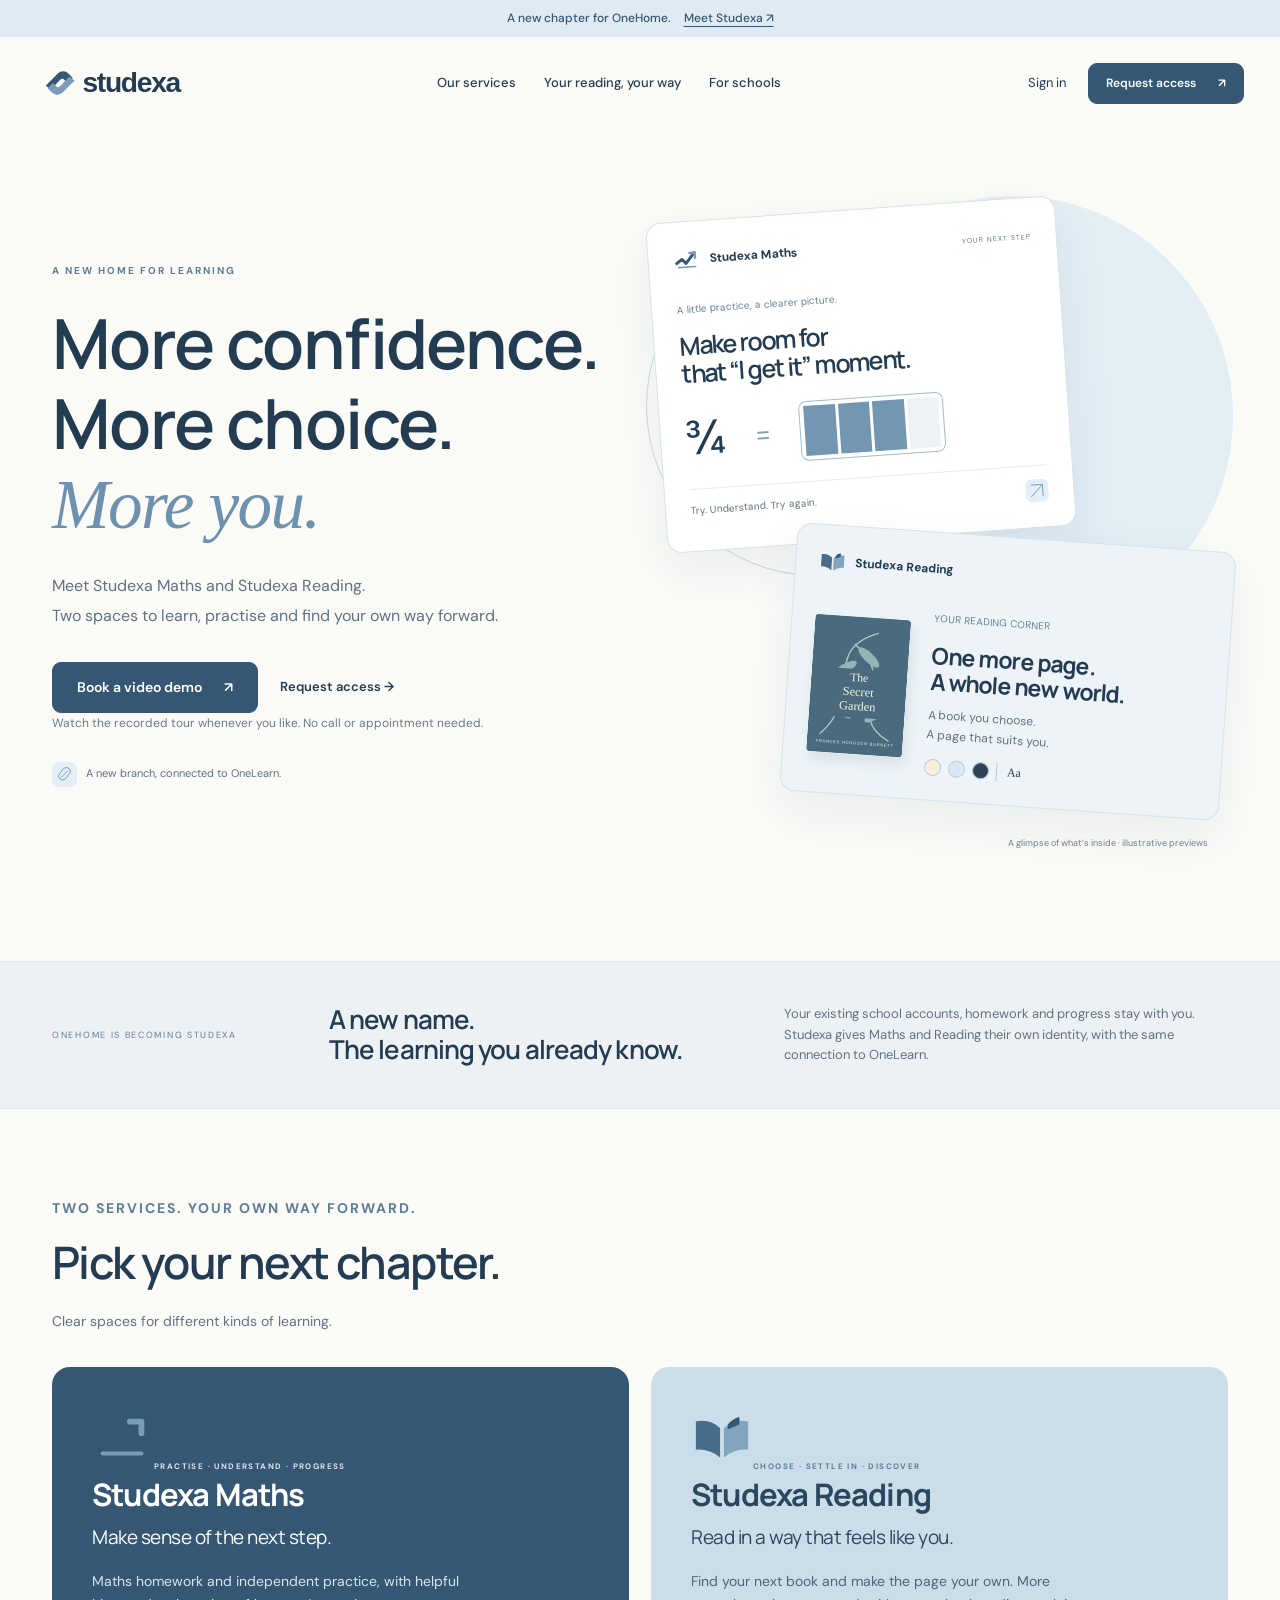
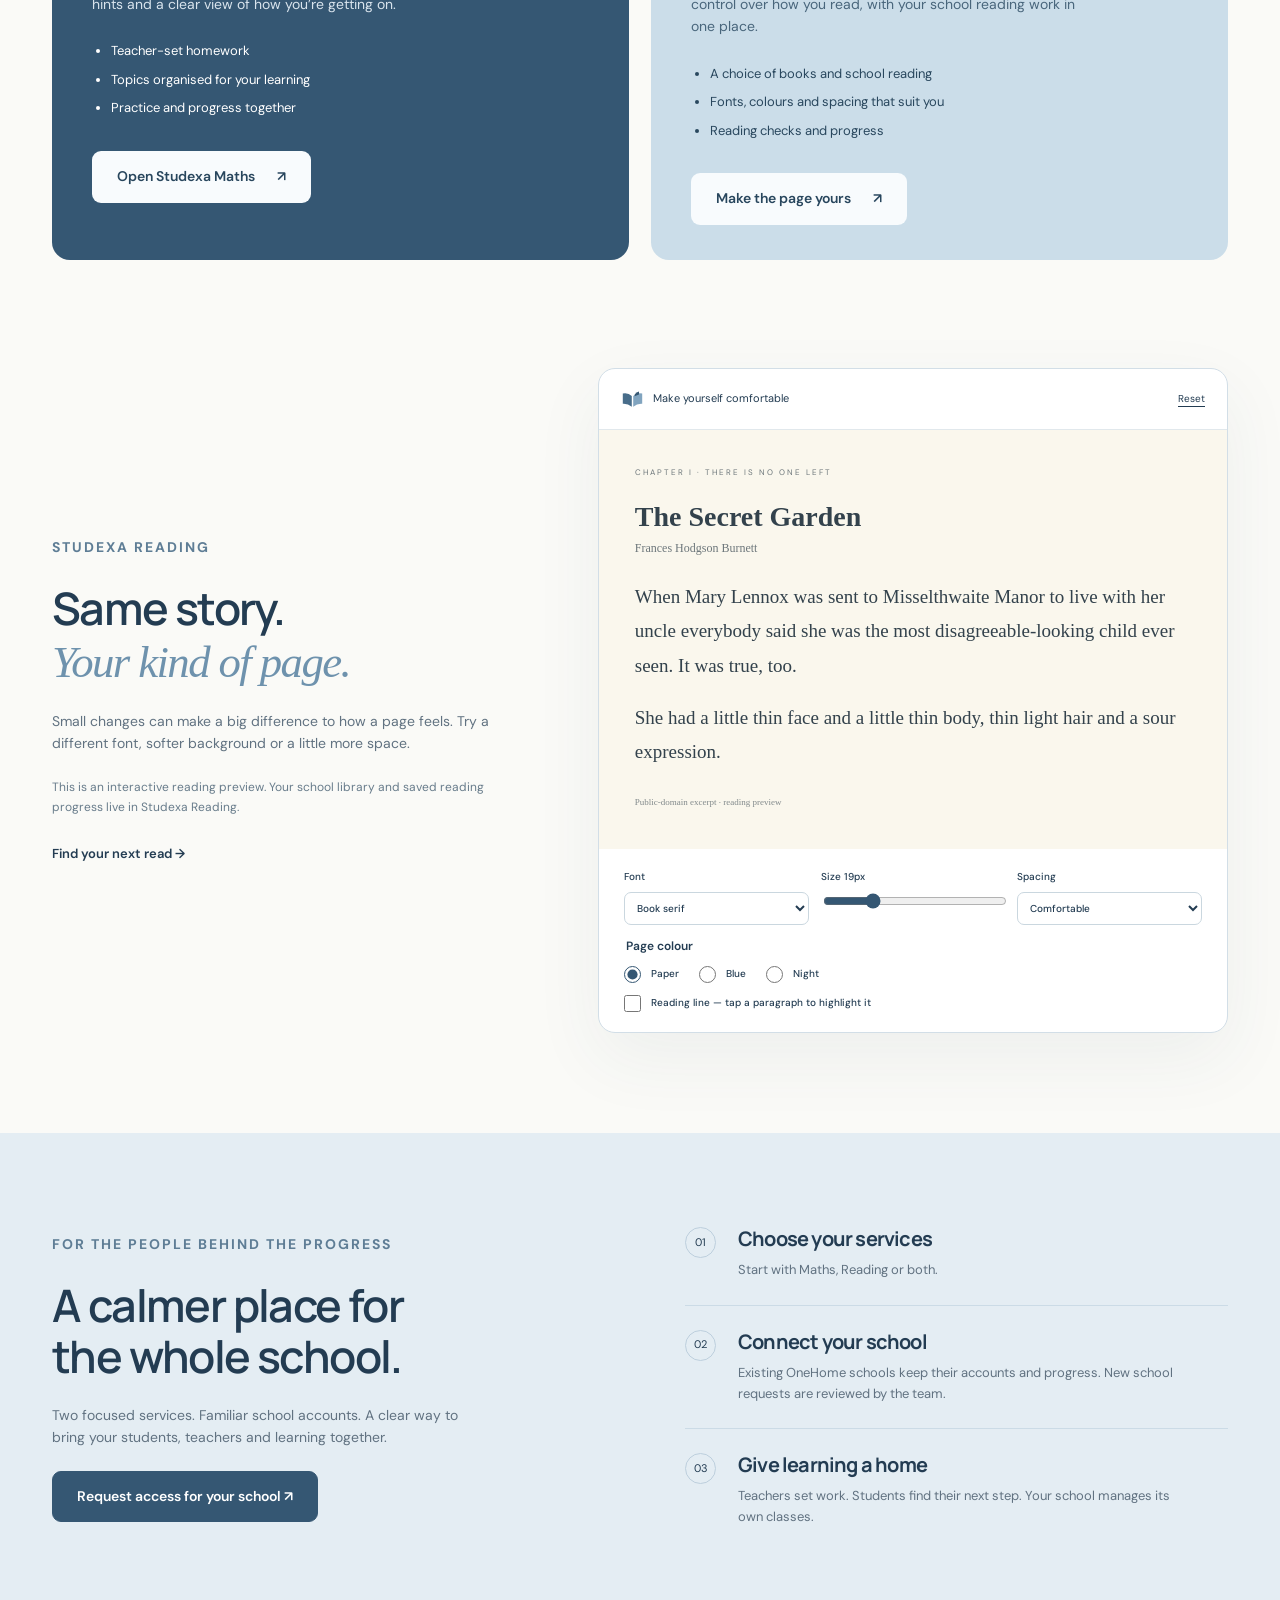
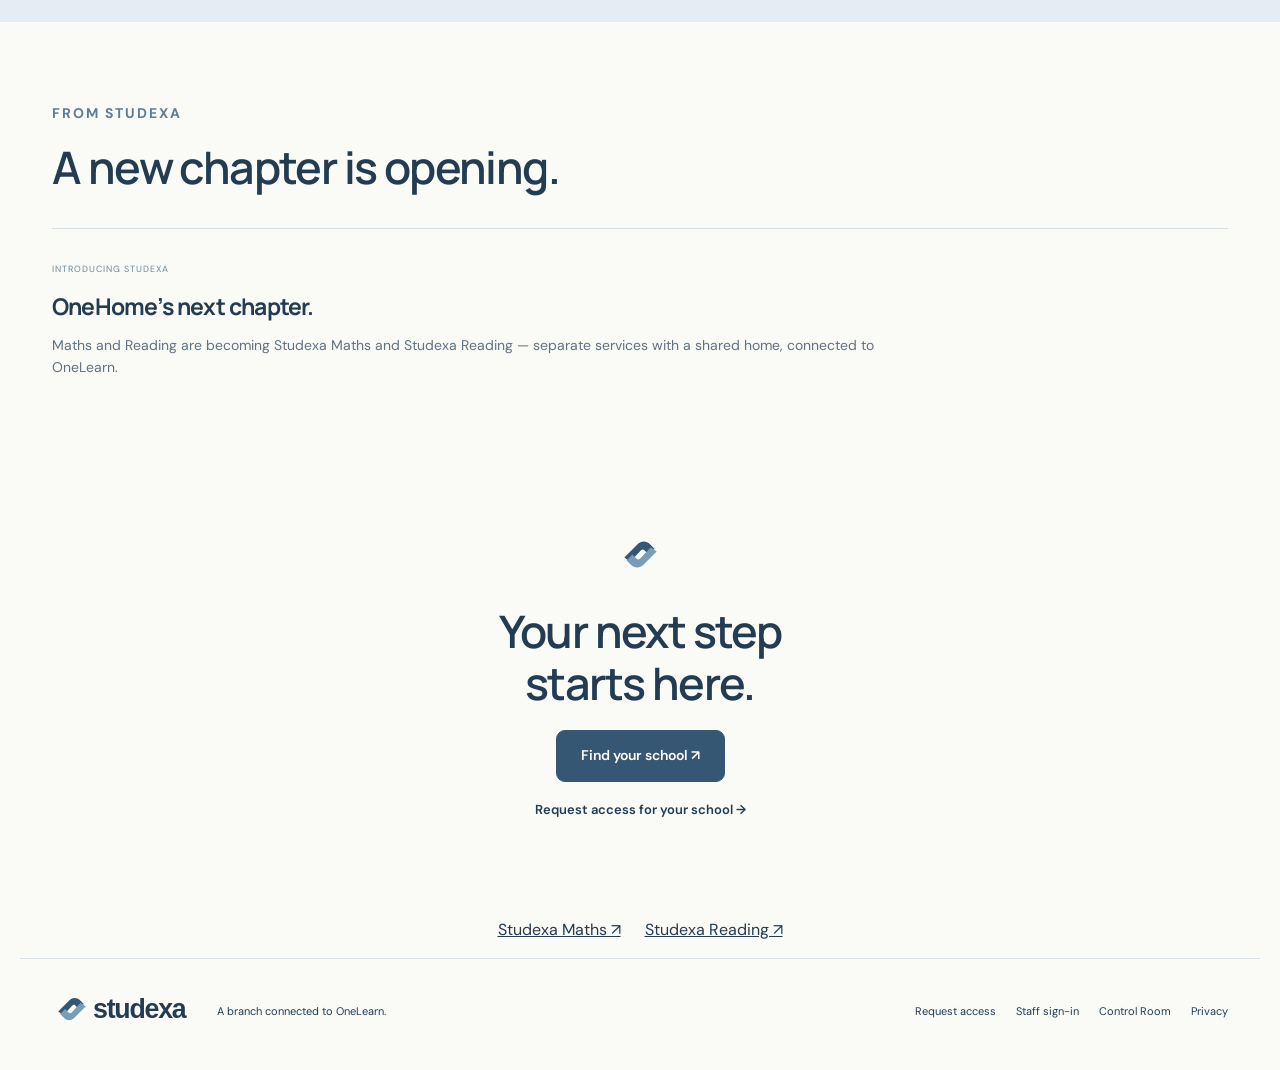
<file: index.html>
<!doctype html>
<html lang="en-GB"><head><meta charset="utf-8"><meta name="viewport" content="width=device-width,initial-scale=1"><meta name="description" content="Meet Studexa Maths and Studexa Reading. A new home for your learning, connected to OneLearn."><title>Studexa · A little more possibility</title><link rel="icon" href="studexa-mark.svg"><link rel="stylesheet" href="styles.css?v=1"></head>
<body><a class="skip" href="#main">Skip to content</a><div class="announcement">A new chapter for OneHome. <a href="#our-story">Meet Studexa <span aria-hidden="true">↗</span></a></div>
<header class="header"><a href="index.html" class="brand" aria-label="Studexa home"><img src="studexa-logo.svg" alt="Studexa" width="154" height="42"></a><button id="menu" class="mobile ghost" aria-expanded="false" aria-controls="navigation">Menu</button><nav id="navigation"><a href="#services">Our services</a><a href="#reading">Your reading, your way</a><a href="#schools">For schools</a></nav><div class="header-actions"><a class="signin" href="#signin">Sign in</a><a class="button small" href="#request-access">Request access <span aria-hidden="true">↗</span></a></div></header>
<main id="main">
<section class="hero wrap"><div class="hero-copy"><p class="eyebrow">A NEW HOME FOR LEARNING</p><h1>More confidence.<br>More choice.<br><em>More you.</em></h1><p class="lead">Meet Studexa Maths and Studexa Reading.<br>Two spaces to learn, practise and find your own way forward.</p><div class="actions"><a class="button" href="#video-demo">Book a video demo <span aria-hidden="true">↗</span></a><a class="text-link" href="#request-access">Request access →</a></div><p class="fine">Watch the recorded tour whenever you like. No call or appointment needed.</p><p class="connection"><img src="connected.svg" alt="">A new branch, connected to OneLearn.</p></div>
<div class="hero-scene" aria-label="Illustrative previews of the two Studexa services"><div class="orbit orbit-one"></div><div class="orbit orbit-two"></div><article class="mini maths-mini"><div class="mini-header"><img src="maths.svg" alt=""><b>Studexa Maths</b><span>YOUR NEXT STEP</span></div><span class="mini-tag">A little practice, a clearer picture.</span><h2>Make room for<br>that “I get it” moment.</h2><div class="equation"><span>¾</span><span class="operator">=</span><div class="fraction-art" aria-label="Three of four equal parts shaded"><i></i><i></i><i></i><i></i></div></div><p class="mini-bottom">Try. Understand. Try again.<img src="arrow.svg" alt=""></p></article>
<article class="mini reading-mini"><div class="mini-header"><img src="reading.svg" alt=""><b>Studexa Reading</b></div><div class="reading-mini-content"><img src="book-cover.svg" class="cover" alt="Illustrative cover for The Secret Garden"><div><span class="mini-tag">YOUR READING CORNER</span><h3>One more page.<br>A whole new world.</h3><p>A book you choose.<br>A page that suits you.</p><div class="swatches" aria-hidden="true"><i></i><i></i><i></i><span>Aa</span></div></div></div></article><span class="scene-caption">A glimpse of what’s inside · illustrative previews</span></div></section>
<section class="transition-band" id="our-story"><div class="wrap"><p>ONEHOME IS BECOMING STUDEXA</p><h2>A new name.<br>The learning you already know.</h2><p>Your existing school accounts, homework and progress stay with you. Studexa gives Maths and Reading their own identity, with the same connection to OneLearn.</p></div></section>
<section class="wrap services" id="services"><div class="section-title"><p class="eyebrow">TWO SERVICES. YOUR OWN WAY FORWARD.</p><h2>Pick your next chapter.</h2><p>Clear spaces for different kinds of learning.</p></div><div class="service-pair"><article class="service maths-service"><img class="service-icon" src="maths.svg" alt=""><span class="eyebrow">PRACTISE · UNDERSTAND · PROGRESS</span><h3>Studexa Maths<span>Make sense of the next step.</span></h3><p>Maths homework and independent practice, with helpful hints and a clear view of how you’re getting on.</p><ul><li>Teacher-set homework</li><li>Topics organised for your learning</li><li>Practice and progress together</li></ul><a href="#find-school" data-product="maths" class="button light">Open Studexa Maths <span>↗</span></a></article><article class="service reading-service"><img class="service-icon" src="reading.svg" alt=""><span class="eyebrow">CHOOSE · SETTLE IN · DISCOVER</span><h3>Studexa Reading<span>Read in a way that feels like you.</span></h3><p>Find your next book and make the page your own. More control over how you read, with your school reading work in one place.</p><ul><li>A choice of books and school reading</li><li>Fonts, colours and spacing that suit you</li><li>Reading checks and progress</li></ul><a href="#reading" class="button light">Make the page yours <span>↗</span></a></article></div></section>
<section class="reading-lab wrap" id="reading"><div class="reading-intro"><p class="eyebrow">STUDEXA READING</p><h2>Same story.<br><em>Your kind of page.</em></h2><p>Small changes can make a big difference to how a page feels. Try a different font, softer background or a little more space.</p><p class="fine">This is an interactive reading preview. Your school library and saved reading progress live in Studexa Reading.</p><a href="#find-school" data-product="reading" class="text-link">Find your next read →</a></div><div class="reading-demo"><div class="reader-toolbar"><span><img src="reading.svg" alt=""> Make yourself comfortable</span><button id="reader-reset" class="ghost small">Reset</button></div><article id="reading-page"><p class="chapter">CHAPTER I · THERE IS NO ONE LEFT</p><h3>The Secret Garden</h3><p class="author">Frances Hodgson Burnett</p><div id="excerpt"><p>When Mary Lennox was sent to Misselthwaite Manor to live with her uncle everybody said she was the most disagreeable-looking child ever seen. It was true, too.</p><p>She had a little thin face and a little thin body, thin light hair and a sour expression.</p></div><small>Public-domain excerpt · reading preview</small></article><form id="reader-options"><label>Font<select name="font"><option value="Georgia,serif">Book serif</option><option value="Arial,sans-serif">Clear sans serif</option><option value="Verdana,sans-serif">Verdana</option></select></label><label>Size <output id="size-value">19px</output><input name="size" type="range" min="16" max="28" value="19"></label><label>Spacing<select name="spacing"><option value="1.8">Comfortable</option><option value="2.2">More space</option><option value="2.6">Extra space</option></select></label><fieldset><legend>Page colour</legend><label><input type="radio" name="colour" value="paper" checked>Paper</label><label><input type="radio" name="colour" value="blue">Blue</label><label><input type="radio" name="colour" value="night">Night</label></fieldset><label class="check"><input name="guide" type="checkbox">Reading line — tap a paragraph to highlight it</label></form></div></section>
<section class="school-section" id="schools"><div class="wrap school-grid"><div><p class="eyebrow">FOR THE PEOPLE BEHIND THE PROGRESS</p><h2>A calmer place for<br>the whole school.</h2><p>Two focused services. Familiar school accounts. A clear way to bring your students, teachers and learning together.</p><a href="#request-access" class="button">Request access for your school ↗</a></div><ol class="school-steps"><li><span>01</span><div><h3>Choose your services</h3><p>Start with Maths, Reading or both.</p></div></li><li><span>02</span><div><h3>Connect your school</h3><p>Existing OneHome schools keep their accounts and progress. New school requests are reviewed by the team.</p></div></li><li><span>03</span><div><h3>Give learning a home</h3><p>Teachers set work. Students find their next step. Your school manages its own classes.</p></div></li></ol></div></section>
<section class="wrap updates"><div class="section-title"><p class="eyebrow">FROM STUDEXA</p><h2>A new chapter is opening.</h2></div><div id="news"><article class="launch-note"><span>INTRODUCING STUDEXA</span><h3>OneHome’s next chapter.</h3><p>Maths and Reading are becoming Studexa Maths and Studexa Reading — separate services with a shared home, connected to OneLearn.</p></article></div></section>
<section class="last-call wrap"><img src="studexa-mark.svg" alt=""><h2>Your next step<br>starts here.</h2><a href="#find-school" class="button">Find your school ↗</a><a href="#request-access" class="text-link">Request access for your school →</a></section>
</main><nav aria-label="Studexa learning websites" style="display:flex;flex-wrap:wrap;justify-content:center;gap:1.5rem;padding:1rem"><a data-sx-service href="https://studexa-learning.github.io/Studexa-Maths/">Studexa Maths ↗</a><a data-sx-service href="https://studexa-learning.github.io/Studexa-Reading/">Studexa Reading ↗</a></nav><footer class="wrap footer"><a href="index.html"><img src="studexa-logo.svg" alt="Studexa" width="140"></a><span>A branch connected to <a id="onelearn-link" href="https://onelearnsystem.github.io/OneLearn/">OneLearn</a>.</span><nav><a href="#request-access">Request access</a><a href="#signin">Staff sign-in</a><a href="control-room.html">Control Room</a><a href="#privacy">Privacy</a></nav></footer>
<dialog id="panel" aria-labelledby="panel-title"><button id="close-panel" class="close ghost" aria-label="Close dialog">×</button><div id="panel-content"></div></dialog><div id="toast" role="status" aria-live="polite"></div><script src="service-links.js"></script><script src="config.js?v=links1"></script><script type="module" src="app.mjs?v=2"></script></body></html>
</file>
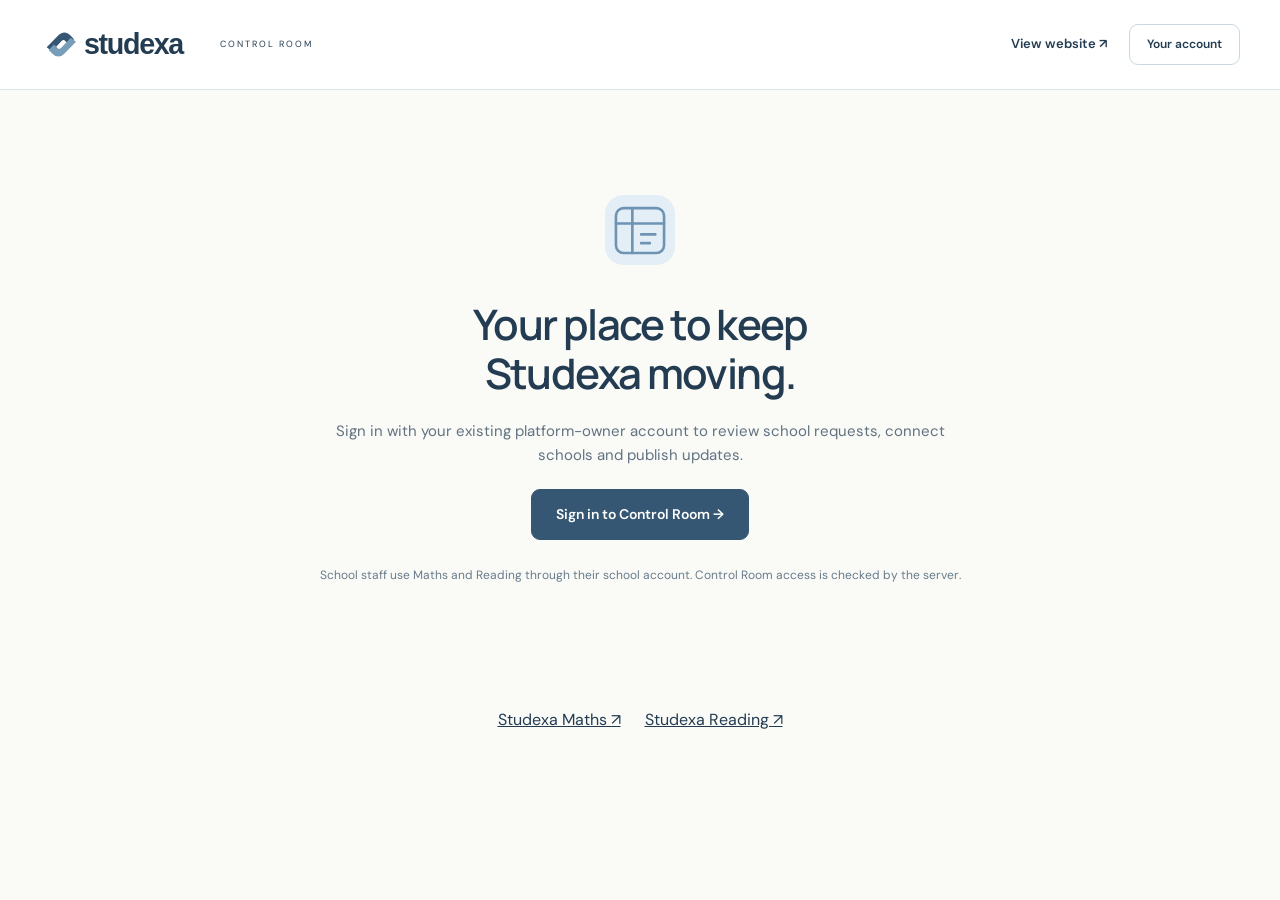
<file: control-room.html>
<!doctype html><html lang="en-GB"><head><meta charset="utf-8"><meta name="viewport" content="width=device-width,initial-scale=1"><meta name="robots" content="noindex"><title>Studexa · Control Room</title><link rel="icon" href="studexa-mark.svg"><link rel="stylesheet" href="styles.css?v=1"></head><body data-control="true"><a class="skip" href="#main">Skip to content</a><header class="control-header"><a class="brand" href="index.html"><img src="studexa-logo.svg" alt="Studexa" width="150"></a><span>CONTROL ROOM</span><div class="actions"><a href="index.html" class="text-link">View website ↗</a><a href="#signin" class="button small secondary">Your account</a></div></header><main id="main" class="control-wrap"><div id="control"><section class="gate"><img src="control.svg" alt=""><h1>Your place to keep<br>Studexa moving.</h1><p>Sign in with your existing platform-owner account to review school requests, connect schools and publish updates.</p><a href="#signin" class="button">Sign in to Control Room →</a><p class="fine">School staff use Maths and Reading through their school account. Control Room access is checked by the server.</p></section></div></main><nav aria-label="Studexa learning websites" style="display:flex;flex-wrap:wrap;justify-content:center;gap:1.5rem;padding:1rem"><a data-sx-service href="https://studexa-learning.github.io/Studexa-Maths/">Studexa Maths ↗</a><a data-sx-service href="https://studexa-learning.github.io/Studexa-Reading/">Studexa Reading ↗</a></nav><dialog id="panel" aria-labelledby="panel-title"><button id="close-panel" class="close ghost" aria-label="Close dialog">×</button><div id="panel-content"></div></dialog><div id="toast" role="status" aria-live="polite"></div><script src="service-links.js"></script><script src="config.js?v=links1"></script><script type="module" src="control.mjs?v=legacy1"></script></body></html>
</file>
<file: styles.css>
@import url('https://fonts.googleapis.com/css2?family=DM+Sans:wght@400;500;600;700&family=Manrope:wght@400;500;600;700;800&display=swap');
:root{--navy:#233c52;--blue:#355773;--pale:#dce9f2;--muted:#617281;--line:#dce3e8;--paper:#fafaf7;--font:'DM Sans',Arial,sans-serif;color-scheme:light}*{box-sizing:border-box}html{scroll-behavior:smooth;scroll-padding-top:30px}body{margin:0;background:var(--paper);color:var(--navy);font-family:var(--font);font-size:16px;line-height:1.6}h1,h2,h3{font-family:Manrope,Arial,sans-serif;line-height:1.15;letter-spacing:-1.6px;margin:0 0 22px}h1{font-size:clamp(43px,5.4vw,76px);font-weight:600}h2{font-size:clamp(33px,3.5vw,49px);font-weight:600}h3{font-size:25px;letter-spacing:-.8px}p{margin:0 0 22px;color:var(--muted)}a{color:inherit}button,input,textarea,select{font:inherit}button,a{-webkit-tap-highlight-color:transparent}button{cursor:pointer}.wrap{max-width:1240px;margin:auto;padding:0 32px}.announcement{padding:9px 20px;text-align:center;background:#dfeaf2;font-size:12px;font-weight:500;color:#345674}.announcement a{margin-left:10px;text-underline-offset:4px}.header{max-width:1370px;margin:auto;display:flex;align-items:center;gap:44px;padding:25px 36px}.brand{display:flex;flex-shrink:0}.brand img{display:block}nav{display:flex;gap:28px;align-items:center}.header nav{flex:1;justify-content:center;font-size:13px;font-weight:500}.header a{text-decoration:none}.header-actions{display:flex;gap:22px;align-items:center;font-size:13px}.button{display:inline-flex;align-items:center;justify-content:center;gap:22px;background:var(--blue);border:1px solid var(--blue);color:white;text-decoration:none;padding:15px 24px;border-radius:9px;line-height:1.4;font-size:14px;font-weight:600}.button:hover{background:#28475f}.button.small{padding:11px 17px;font-size:12px}.button.secondary{background:white;color:var(--navy);border-color:#c9d8e2}.button.light{background:#f8fbfd;color:#28465d;border-color:transparent}.button:disabled{opacity:.6;cursor:wait}.actions{display:flex;align-items:center;gap:22px;flex-wrap:wrap}.text-link{font-size:13px;text-decoration:none;font-weight:600}.text-link:hover{text-decoration:underline}.ghost{background:transparent;border:0;color:var(--navy);padding:8px 0;text-decoration:underline;text-underline-offset:4px;font-size:13px}.eyebrow{font-size:10px;font-weight:700;letter-spacing:2px;color:#5e7d95;margin-bottom:24px}.hero{display:grid;grid-template-columns:1fr 1fr;align-items:center;gap:32px;padding-top:62px;padding-bottom:80px;min-height:680px}.hero h1 em,.reading-intro em{font-family:Georgia,serif;font-weight:400;color:#6e92ad}.hero .lead{font-size:16px;line-height:1.9;margin:26px 0 30px}.connection{display:flex;align-items:center;gap:9px;margin-top:28px;font-size:11px}.connection img{width:25px}.hero-scene{position:relative;min-height:530px}.orbit{position:absolute;border-radius:50%;z-index:-1}.orbit-one{width:440px;height:440px;background:#e2edf4;right:-5px;top:5px}.orbit-two{width:340px;height:340px;border:1px solid #c6d8e6;left:-10px;top:45px}.mini{background:white;border:1px solid #d7e2e9;border-radius:15px;box-shadow:0 20px 50px #25496310;position:relative}.maths-mini{max-width:410px;padding:25px;transform:rotate(-4deg);margin:18px 28px 0 0}.mini-header{display:flex;align-items:center;gap:9px;font-size:12px;margin-bottom:21px}.mini-header img{width:27px}.mini-header span{margin-left:auto;font-size:7px;letter-spacing:1px;color:#61798e}.mini-tag{font-size:10px;color:#668297}.mini h2{font-size:25px;margin:11px 0}.equation{display:flex;gap:30px;align-items:center;margin:20px 0;font-size:48px;line-height:1}.operator{font-size:28px;color:#8c9eaa}.fraction-art{display:grid;grid-template-columns:repeat(4,1fr);height:60px;width:145px;border:1px solid #a2bacc;border-radius:8px;overflow:hidden;gap:3px;padding:4px}.fraction-art i{background:#7397b3}.fraction-art i:last-child{background:#edf2f5}.mini-bottom{display:flex;justify-content:space-between;border-top:1px solid #e4ebf0;padding-top:13px;margin:0;font-size:10px}.mini-bottom img{width:23px}.reading-mini{width:440px;margin:-3px 0 0 auto;padding:23px;background:#edf3f7;transform:rotate(4deg)}.reading-mini-content{display:flex;gap:23px;align-items:center}.reading-mini h3{font-size:23px;margin:12px 0}.reading-mini p{font-size:12px;margin:0 0 13px}.cover{width:96px;height:138px;border-radius:4px;box-shadow:3px 7px 12px #294a641a}.swatches{display:flex;gap:7px;align-items:center}.swatches i{width:17px;height:17px;background:#f6efd9;border:1px solid #b8cbd6;border-radius:50%}.swatches i:nth-child(2){background:#d9e9f4}.swatches i:nth-child(3){background:#304356}.swatches span{font-family:Georgia;font-size:12px;border-left:1px solid #b6cbd9;padding-left:10px}.scene-caption{display:block;text-align:right;font-size:9px;color:#698295;margin:30px 20px}.transition-band{background:#edf1f3;border-top:1px solid #e0e7eb;border-bottom:1px solid #e0e7eb;padding:42px 0}.transition-band .wrap{display:grid;grid-template-columns:.8fr 1.4fr 1.5fr;align-items:center;gap:40px}.transition-band h2{font-size:26px;letter-spacing:-.9px;margin:0}.transition-band p{font-size:13px;margin:0}.transition-band p:first-child{font-size:9px;letter-spacing:1.7px;color:#617e94}.services{padding-top:88px;padding-bottom:88px}.section-title{margin-bottom:35px}.section-title .eyebrow{margin-bottom:17px}.section-title p{font-size:14px}.service-pair{display:grid;grid-template-columns:1fr 1fr;gap:22px}.service{padding:40px 40px 35px;border-radius:18px;position:relative}.maths-service{background:#355773;color:white}.reading-service{background:#cbdde9;color:#29475e}.service .eyebrow{margin-top:25px;font-size:8px;letter-spacing:1.4px}.maths-service .eyebrow,.maths-service p{color:#d9e4ed}.reading-service p{color:#49667c}.service h3{font-size:31px}.service h3 span{display:block;margin-top:14px;font-size:19px;font-weight:400;letter-spacing:-.5px}.service p{font-size:14px;max-width:390px}.service ul{padding-left:19px;font-size:13px;line-height:2.2;margin-bottom:28px}.service-icon{width:62px;height:62px}.reading-lab{display:grid;grid-template-columns:.85fr 1.15fr;gap:80px;padding-top:20px;padding-bottom:100px;align-items:center}.reading-intro p{font-size:14px}.fine{font-size:12px!important;line-height:1.7;color:#687c8b}.reading-demo{background:white;border:1px solid #d2dee7;border-radius:17px;overflow:hidden;box-shadow:0 25px 70px #2e526510}.reader-toolbar{display:flex;justify-content:space-between;align-items:center;gap:12px;padding:14px 22px;border-bottom:1px solid #e1e8ec;font-size:11px}.reader-toolbar span{display:flex;align-items:center;gap:9px}.reader-toolbar img{width:23px}.reader-toolbar .ghost{font-size:10px}#reading-page{--reading-size:19px;--reading-spacing:1.8;background:#faf7ed;color:#33424c;padding:36px;transition:background .15s}#reading-page[data-colour=blue]{background:#e4eef5;color:#233c52}#reading-page[data-colour=night]{background:#253c4d;color:#e7eef4}#reading-page p,#reading-page small,#reading-page h3{color:inherit;font-family:inherit}#reading-page h3{font-size:28px;letter-spacing:0;margin-bottom:6px}#reading-page .author{font-size:12px;opacity:.7}#reading-page .chapter{font-family:var(--font);font-size:8px;letter-spacing:2px;opacity:.7}#excerpt p{font-size:var(--reading-size);line-height:var(--reading-spacing);transition:opacity .15s;margin-bottom:18px}#reading-page small{font-size:9px;opacity:.6}.with-guide #excerpt p{opacity:.28;cursor:pointer}.with-guide #excerpt p.current,.with-guide #excerpt p:focus{opacity:1}#reader-options{padding:20px 25px;display:grid;grid-template-columns:1fr 1fr 1fr;gap:12px}label{display:block;font-size:12px;font-weight:500;margin-bottom:17px}input,select,textarea{width:100%;padding:11px 13px;border-radius:7px;border:1px solid #cad7df;background:#fff;color:var(--navy);margin-top:7px;min-width:0}input[type=checkbox],input[type=radio]{width:17px;height:17px;accent-color:#355773;flex-shrink:0;margin:0}input[type=range]{padding:0;accent-color:#355773}fieldset{border:0;padding:0;margin:14px 0}legend{font-size:12px;font-weight:600;margin-bottom:10px}.check,fieldset label{display:flex;gap:10px;align-items:flex-start}.product-checks{display:flex;gap:20px;flex-wrap:wrap}#reader-options label{font-size:10px;margin-bottom:0}#reader-options select{font-size:10px;padding:8px}#reader-options fieldset{grid-column:1/-1;display:flex;gap:20px;margin:0}#reader-options .check{grid-column:1/-1}.school-section{background:#e4edf3;padding:70px 0}.school-grid{display:grid;grid-template-columns:1fr 1fr;gap:90px;align-items:center}.school-grid p{font-size:14px;max-width:440px}.school-steps{list-style:none;margin:0;padding:0}.school-steps li{display:flex;gap:22px;padding:24px 0;border-bottom:1px solid #cbdbe6}.school-steps li:last-child{border:0}.school-steps span{font-size:11px;border:1px solid #bdcfdd;border-radius:50%;width:31px;height:31px;display:grid;place-items:center;flex-shrink:0}.school-steps h3{font-size:20px;margin-bottom:10px}.school-steps p{font-size:13px;margin:0}.updates{padding-top:80px;padding-bottom:60px}.launch-note{padding:25px 0;border-top:1px solid #d4dfe6}.launch-note>span{font-size:9px;letter-spacing:1px;color:#71899b}.launch-note h3{margin:14px 0;font-size:23px}.launch-note p{font-size:14px;max-width:860px}.last-call{text-align:center;padding:45px 30px 80px}.last-call>img{width:47px;margin-bottom:20px}.last-call .text-link{display:block;margin-top:18px}.footer{border-top:1px solid #d9e1e6;display:flex;align-items:center;gap:25px;padding-top:30px;padding-bottom:35px;font-size:11px}.footer span{flex:1}.footer nav{gap:20px}.footer a{text-decoration:none}dialog{border:1px solid #d7e1e9;border-radius:20px;max-width:600px;width:calc(100% - 32px);max-height:90dvh;overflow:auto;padding:38px;color:var(--navy);background:var(--paper);box-shadow:0 30px 100px #152d4f40}dialog::backdrop{background:#152c4399;backdrop-filter:blur(3px)}dialog h2{font-size:31px}dialog p{font-size:13px}dialog .eyebrow{margin-top:10px}.close{position:absolute;right:18px;top:8px;font-size:29px;text-decoration:none}.form-grid{display:grid;grid-template-columns:1fr 1fr;gap:15px}#form-status{color:#a43d35;font-weight:500;min-height:0}.auth-links{display:flex;flex-wrap:wrap;gap:20px;margin-top:17px}.account-schools article{padding:20px 0;border-bottom:1px solid #d9e1e7}.account-schools h3{font-size:21px}.account-schools{margin:20px 0}details{margin:20px 0}summary{cursor:pointer;font-weight:600;font-size:13px;margin:15px 0}.success-art{width:60px;margin-bottom:25px}.preserve-lines{white-space:pre-wrap;overflow-wrap:anywhere}#toast{position:fixed;bottom:25px;left:50%;transform:translateX(-50%);background:#233c52;color:white;border-radius:9px;padding:13px 22px;z-index:100;max-width:90vw;font-size:13px;opacity:0;pointer-events:none}#toast.show{opacity:1}.demo-banner{text-align:center;font-size:11px;background:#f3e9cc;padding:6px;color:#645737}.skip{position:absolute;top:-100px;left:10px;background:white;padding:12px;z-index:200}.skip:focus{top:10px}:focus-visible{outline:3px solid #6a93b3;outline-offset:4px}.mobile{display:none}.control-header{display:flex;gap:30px;align-items:center;padding:23px 40px;background:white;border-bottom:1px solid var(--line)}.control-header>span{font-size:9px;letter-spacing:2px;flex:1}.control-wrap{max-width:1400px;margin:0 auto;padding:40px 30px}.control-layout{display:grid;grid-template-columns:220px minmax(0,1fr);gap:40px}.control-nav{position:sticky;top:25px;align-self:start}.control-nav button{display:flex;align-items:center;gap:11px;border:0;background:transparent;border-radius:9px;width:100%;padding:13px;text-align:left;color:#577186;font-size:13px;margin-bottom:5px}.control-nav button.active{background:#dfeaf2;color:#234862;font-weight:700}.control-nav button img{width:28px}.control-nav button span{margin-left:auto;font-size:11px}.control-nav .fine{margin:35px 12px 10px}.control-content h1{font-size:36px}.control-content .section-title{margin-bottom:27px}.control-content p{font-size:13px}.control-card{background:white;border:1px solid #dce4e9;border-radius:14px;padding:28px;margin-bottom:22px}.control-card h2{font-size:25px;letter-spacing:-.7px}.metrics{display:grid;grid-template-columns:repeat(3,1fr);gap:17px;margin-bottom:25px}.metrics article{background:#e4eef5;border:1px solid #d8e4ed;border-radius:13px;padding:22px;display:grid;grid-template-columns:1fr 1fr}.metrics img{width:42px}.metrics strong{font-size:38px;justify-self:end;font-weight:500}.metrics span{grid-column:1/-1;font-size:12px;margin-top:15px}.service-summary{display:grid;grid-template-columns:1fr 1fr;gap:30px}.service-summary img{width:45px}.service-summary h3{font-size:20px;margin:12px 0}.gate{max-width:650px;margin:65px auto;text-align:center}.gate img{width:70px;margin-bottom:28px}.gate h1{font-size:42px}.gate p{font-size:15px}.gate .fine{margin-top:25px}.request-top{display:flex;gap:20px;justify-content:space-between}.request-top small{font-size:11px}.pill{font-size:8px;letter-spacing:1px;color:#4b7290;background:#e8f0f6;border-radius:20px;padding:6px 10px;display:inline-block;margin-bottom:12px}.danger{color:#a13c3c}.table-scroll{overflow:auto}table{width:100%;border-collapse:collapse;font-size:12px;text-align:left}th{background:#f0f4f7;font-size:10px;letter-spacing:.5px;padding:13px}td{padding:16px 13px;border-bottom:1px solid #e5ebef;vertical-align:top}.update-row{display:flex;align-items:flex-start;justify-content:space-between;gap:20px;padding:20px 0;border-top:1px solid #e0e7eb}.update-row .button{flex-shrink:0}.invitation{background:#eaf3f6}.control-card form{max-width:700px}
@media(max-width:1050px){.header{gap:20px;padding:22px}.header nav{gap:15px}.hero{gap:20px}.reading-mini{width:365px}.reading-mini h3{font-size:20px}.maths-mini{margin-right:10px}.reading-lab{gap:40px}.footer{flex-wrap:wrap}.footer nav{width:100%}.hero .actions{gap:15px}.orbit-one{width:350px;height:350px}.transition-band .wrap{gap:25px}}
@media(max-width:760px){.wrap{padding-left:23px;padding-right:23px}.header{flex-wrap:wrap;padding:20px;gap:16px}.header .brand img{width:128px}.mobile{display:block;margin-left:auto}.header-actions{gap:13px}.header-actions .signin{display:none}.header nav{display:none;order:5;width:100%;flex-basis:100%;flex-wrap:wrap;justify-content:flex-start}.header nav.open{display:flex}.hero{grid-template-columns:1fr;padding-top:30px;padding-bottom:35px;gap:20px;overflow:hidden}.hero h1{font-size:55px}.hero .lead{font-size:14px}.hero-scene{min-height:480px;max-width:470px;width:100%;margin:auto;padding:15px 10px}.maths-mini{max-width:330px;padding:22px;margin-right:20px}.reading-mini{width:min(340px,100%);padding:20px}.mini-header span{display:none}.mini h2{font-size:24px}.reading-mini-content{gap:15px}.cover{width:78px;height:112px}.reading-mini h3{font-size:20px}.orbit-one{right:0;top:35px;width:310px;height:310px}.orbit-two{width:280px;height:280px;top:50px;left:5px}.transition-band{padding:32px 0}.transition-band .wrap{grid-template-columns:1fr;gap:20px}.transition-band h2{font-size:30px}.service-pair,.reading-lab,.school-grid{grid-template-columns:1fr}.services{padding-top:55px;padding-bottom:55px}.service{padding:28px}.reading-lab{padding-bottom:55px;gap:26px}#reading-page{padding:27px}#reader-options{padding:18px;grid-template-columns:1fr 1fr}#reader-options label:nth-child(3){grid-column:1/-1}.school-section{padding:45px 0}.school-grid{gap:20px}.updates{padding-top:50px}.last-call{padding-bottom:50px}.footer{gap:17px}.footer span{flex-basis:100%;order:2}.footer nav{flex-wrap:wrap;gap:13px}.form-grid{grid-template-columns:1fr;gap:0}dialog{padding:30px 23px}.control-header{padding:20px;gap:12px;flex-wrap:wrap}.control-header .brand img{width:122px}.control-header .actions{gap:12px}.control-header>span{font-size:8px}.control-wrap{padding:25px 17px}.control-layout{grid-template-columns:1fr;gap:25px}.control-nav{position:static;display:flex;flex-wrap:wrap;gap:5px}.control-nav .eyebrow,.control-nav .fine{display:none}.control-nav button{width:auto;font-size:11px;padding:9px}.control-nav button img{width:23px}.control-content h1{font-size:30px}.metrics{gap:9px}.metrics article{padding:13px;display:block}.metrics strong{display:block;font-size:30px}.metrics span{display:block;font-size:10px}.metrics img{width:30px}.control-card{padding:22px}.service-summary{gap:20px}.request-top{flex-wrap:wrap;gap:0}.request-top h2{font-size:23px}.update-row{flex-wrap:wrap}.gate{margin:25px auto}.gate h1{font-size:35px}.announcement{font-size:10px}}
@media(prefers-reduced-motion:reduce){html{scroll-behavior:auto}*{transition:none!important}}
</file>
